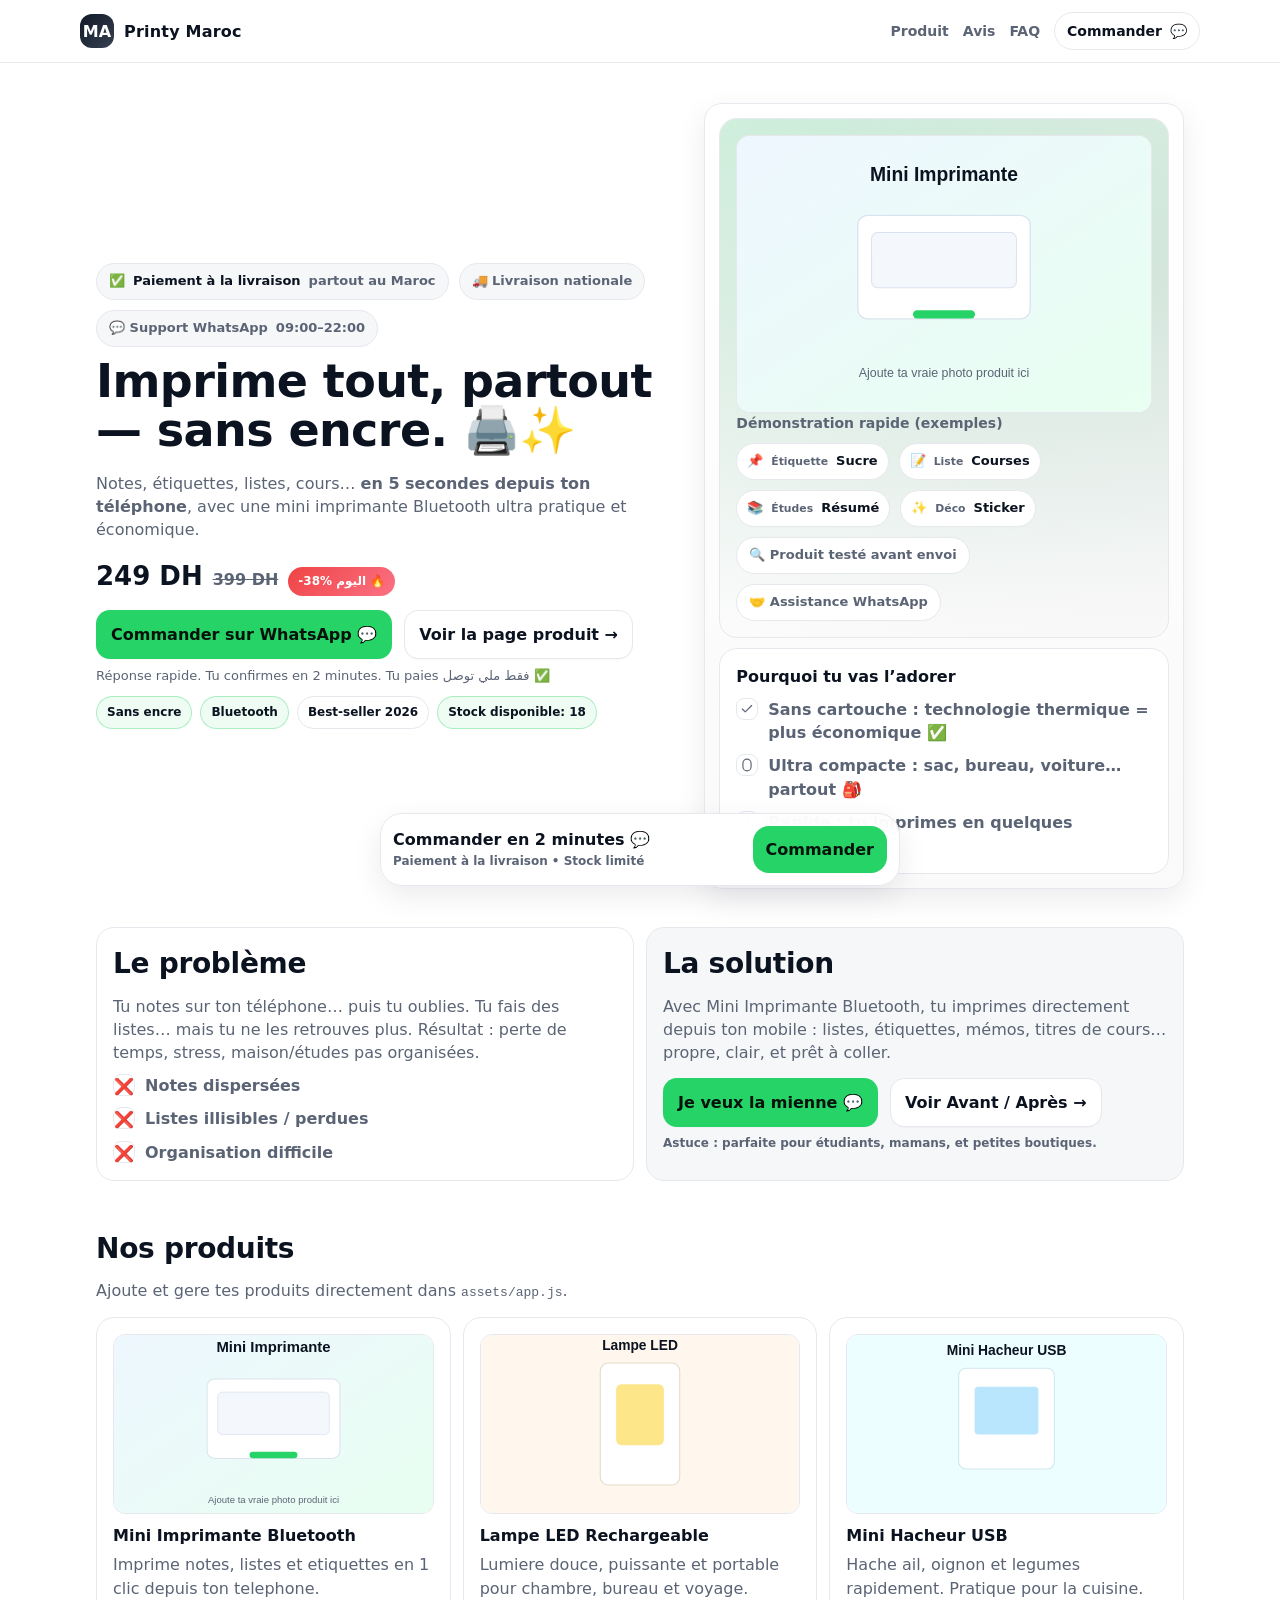
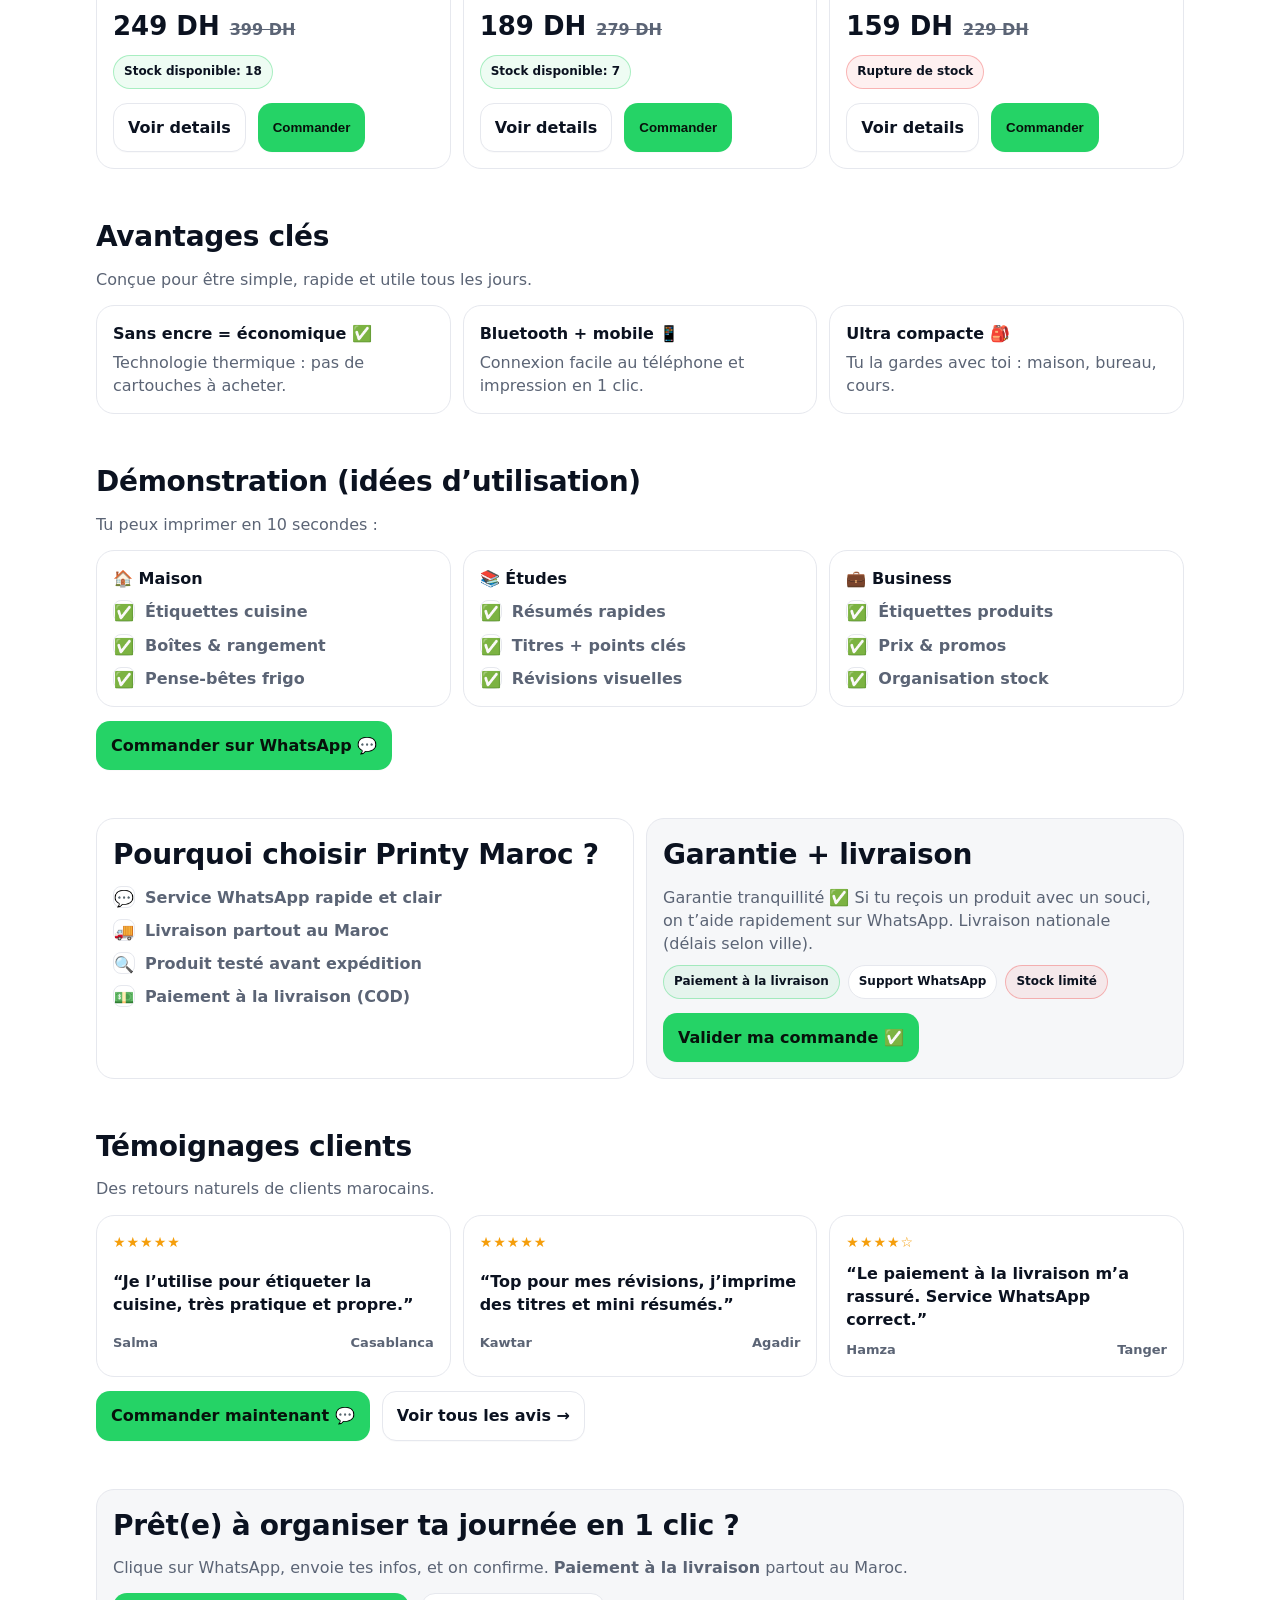
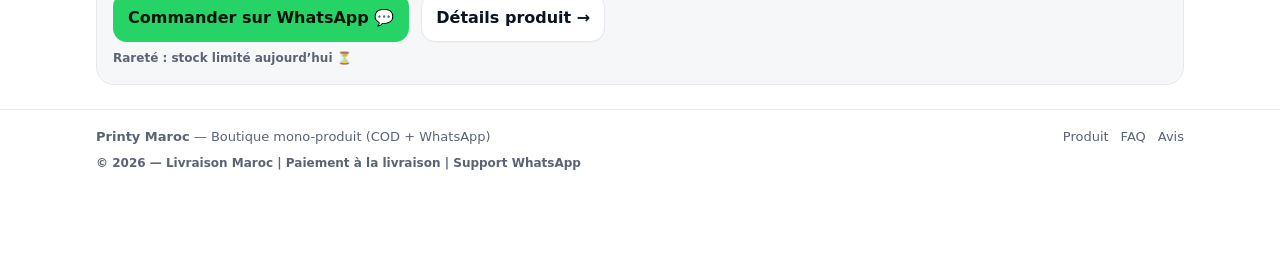
<file: index.html>
<!doctype html>
<html lang="fr-MA">
  <head>
    <meta charset="utf-8" />
    <meta name="viewport" content="width=device-width, initial-scale=1" />
    <base href="./" />
    <title>Mini Imprimante Bluetooth Sans Encre | Commande WhatsApp - Paiement à la livraison</title>
    <meta name="description" content="Mini imprimante thermique Bluetooth sans encre. Imprime notes, listes et étiquettes en 1 clic. Livraison partout au Maroc + paiement à la livraison. Commande via WhatsApp." />
    <link rel="stylesheet" href="assets/styles.css" />
  </head>
  <body>
    <header class="topbar">
      <div class="container topbar-inner">
        <a class="brand" href="index.html" aria-label="Accueil">
          <span class="brand-badge">MA</span>
          <span>Printy Maroc</span>
        </a>
        <nav class="nav" aria-label="Navigation">
          <a href="produit.html">Produit</a>
          <a href="avis.html">Avis</a>
          <a href="faq.html">FAQ</a>
          <a class="pill" href="#" data-action="open-order"><strong>Commander</strong> 💬</a>
        </nav>
      </div>
    </header>

    <main>
      <!-- HERO -->
      <section class="hero">
        <div class="container hero-grid">
          <div>
            <div class="kicker">
              <span class="pill">✅ <strong>Paiement à la livraison</strong> partout au Maroc</span>
              <span class="pill">🚚 Livraison nationale</span>
              <span class="pill">💬 Support WhatsApp <span data-bind="hours"></span></span>
            </div>

            <h1>Imprime tout, partout — sans encre. 🖨️✨</h1>
            <p class="subtitle">
              Notes, étiquettes, listes, cours… <strong>en 5 secondes depuis ton téléphone</strong>, avec une mini imprimante Bluetooth
              ultra pratique et économique.
            </p>

            <div class="pricebox" aria-label="Prix">
              <div class="price"><span data-bind="price"></span></div>
              <div class="compare"><span data-bind="compare"></span></div>
              <div class="deal"><span data-bind="offer"></span></div>
            </div>

            <div class="cta-row">
              <a class="btn btn-primary" href="#" data-action="open-order">Commander sur WhatsApp 💬</a>
              <a class="btn btn-secondary" href="produit.html">Voir la page produit →</a>
            </div>
            <div class="micro">Réponse rapide. Tu confirmes en 2 minutes. Tu paies فقط ملي توصل ✅</div>

            <div class="badge-line" aria-label="Badges confiance">
              <span class="badge green">Sans encre</span>
              <span class="badge green">Bluetooth</span>
              <span class="badge">Best-seller 2026</span>
              <span class="badge red" data-stock-badge data-bind="stockText">Stock limité</span>
            </div>
          </div>

          <div class="hero-card" aria-label="Aperçu produit">
            <div class="hero-media">
              <div class="media-frame">
                <img class="hero-image" data-bind="heroImage" src="assets/images/imprimante-1.svg" alt="Produit en vedette" />
                <div class="product-shot">
                  <div class="shot-title">Démonstration rapide (exemples)</div>
                  <div class="shot-row">
                    <span class="tag">📌 <small>Étiquette</small> Sucre</span>
                    <span class="tag">📝 <small>Liste</small> Courses</span>
                    <span class="tag">📚 <small>Études</small> Résumé</span>
                    <span class="tag">✨ <small>Déco</small> Sticker</span>
                  </div>
                </div>
                <div class="trustrow">
                  <span class="pill">🔍 Produit testé avant envoi</span>
                  <span class="pill">🤝 Assistance WhatsApp</span>
                </div>
              </div>

              <div class="card white">
                <h3>Pourquoi tu vas l’adorer</h3>
                <ul class="bullets">
                  <li>
                    <span class="icon" aria-hidden="true">
                      <svg viewBox="0 0 24 24" fill="none"><path d="M20 6L9 17l-5-5" stroke="currentColor" stroke-width="2" stroke-linecap="round" stroke-linejoin="round"/></svg>
                    </span>
                    Sans cartouche : technologie thermique = plus économique ✅
                  </li>
                  <li>
                    <span class="icon" aria-hidden="true">
                      <svg viewBox="0 0 24 24" fill="none"><path d="M12 2a7 7 0 0 0-7 7v6a7 7 0 0 0 14 0V9a7 7 0 0 0-7-7Z" stroke="currentColor" stroke-width="2"/></svg>
                    </span>
                    Ultra compacte : sac, bureau, voiture… partout 🎒
                  </li>
                  <li>
                    <span class="icon" aria-hidden="true">
                      <svg viewBox="0 0 24 24" fill="none"><path d="M12 6v6l4 2" stroke="currentColor" stroke-width="2" stroke-linecap="round"/></svg>
                    </span>
                    Rapide : tu imprimes en quelques secondes ⚡
                  </li>
                </ul>
              </div>
            </div>
          </div>
        </div>
      </section>

      <!-- PROBLÈME / SOLUTION -->
      <section class="section">
        <div class="container split">
          <div class="card white">
            <h2>Le problème</h2>
            <p>
              Tu notes sur ton téléphone… puis tu oublies. Tu fais des listes… mais tu ne les retrouves plus.
              Résultat : perte de temps, stress, maison/études pas organisées.
            </p>
            <ul class="bullets">
              <li><span class="icon" aria-hidden="true">❌</span> Notes dispersées</li>
              <li><span class="icon" aria-hidden="true">❌</span> Listes illisibles / perdues</li>
              <li><span class="icon" aria-hidden="true">❌</span> Organisation difficile</li>
            </ul>
          </div>
          <div class="card">
            <h2>La solution</h2>
            <p>
              Avec <span data-bind="shortName"></span>, tu imprimes directement depuis ton mobile : listes, étiquettes,
              mémos, titres de cours… propre, clair, et prêt à coller.
            </p>
            <div class="cta-row">
              <a class="btn btn-primary" href="#" data-action="open-order">Je veux la mienne 💬</a>
              <a class="btn btn-secondary" href="produit.html#avant-apres">Voir Avant / Après →</a>
            </div>
            <div class="note">Astuce : parfaite pour étudiants, mamans, et petites boutiques.</div>
          </div>
        </div>
      </section>

      <section class="section">
        <div class="container">
          <h2>Nos produits</h2>
          <p>Ajoute et gere tes produits directement dans <code>assets/app.js</code>.</p>
          <div id="productList" class="cards"></div>
        </div>
      </section>

      <!-- AVANTAGES CLÉS -->
      <section class="section">
        <div class="container">
          <h2>Avantages clés</h2>
          <p>Conçue pour être simple, rapide et utile tous les jours.</p>
          <div class="cards">
            <div class="card white">
              <h3>Sans encre = économique ✅</h3>
              <p>Technologie thermique : pas de cartouches à acheter.</p>
            </div>
            <div class="card white">
              <h3>Bluetooth + mobile 📱</h3>
              <p>Connexion facile au téléphone et impression en 1 clic.</p>
            </div>
            <div class="card white">
              <h3>Ultra compacte 🎒</h3>
              <p>Tu la gardes avec toi : maison, bureau, cours.</p>
            </div>
          </div>
        </div>
      </section>

      <!-- DÉMONSTRATION -->
      <section class="section">
        <div class="container">
          <h2>Démonstration (idées d’utilisation)</h2>
          <p>Tu peux imprimer en 10 secondes :</p>
          <div class="grid3" style="margin-top:14px">
            <div class="card white">
              <h3>🏠 Maison</h3>
              <ul class="bullets">
                <li><span class="icon" aria-hidden="true">✅</span> Étiquettes cuisine</li>
                <li><span class="icon" aria-hidden="true">✅</span> Boîtes & rangement</li>
                <li><span class="icon" aria-hidden="true">✅</span> Pense-bêtes frigo</li>
              </ul>
            </div>
            <div class="card white">
              <h3>📚 Études</h3>
              <ul class="bullets">
                <li><span class="icon" aria-hidden="true">✅</span> Résumés rapides</li>
                <li><span class="icon" aria-hidden="true">✅</span> Titres + points clés</li>
                <li><span class="icon" aria-hidden="true">✅</span> Révisions visuelles</li>
              </ul>
            </div>
            <div class="card white">
              <h3>💼 Business</h3>
              <ul class="bullets">
                <li><span class="icon" aria-hidden="true">✅</span> Étiquettes produits</li>
                <li><span class="icon" aria-hidden="true">✅</span> Prix & promos</li>
                <li><span class="icon" aria-hidden="true">✅</span> Organisation stock</li>
              </ul>
            </div>
          </div>
          <div class="cta-row" style="margin-top:14px">
            <a class="btn btn-primary" href="#" data-action="open-order">Commander sur WhatsApp 💬</a>
          </div>
        </div>
      </section>

      <!-- POURQUOI NOUS -->
      <section class="section">
        <div class="container split">
          <div class="card white">
            <h2>Pourquoi choisir Printy Maroc ?</h2>
            <ul class="bullets">
              <li><span class="icon" aria-hidden="true">💬</span> Service WhatsApp rapide et clair</li>
              <li><span class="icon" aria-hidden="true">🚚</span> Livraison partout au Maroc</li>
              <li><span class="icon" aria-hidden="true">🔍</span> Produit testé avant expédition</li>
              <li><span class="icon" aria-hidden="true">💵</span> Paiement à la livraison (COD)</li>
            </ul>
          </div>
          <div class="card">
            <h2>Garantie + livraison</h2>
            <p>
              Garantie tranquillité ✅ Si tu reçois un produit avec un souci, on t’aide rapidement sur WhatsApp.
              Livraison nationale (délais selon ville).
            </p>
            <div class="badge-line">
              <span class="badge green">Paiement à la livraison</span>
              <span class="badge">Support WhatsApp</span>
              <span class="badge red">Stock limité</span>
            </div>
            <div class="cta-row">
              <a class="btn btn-primary" href="#" data-action="open-order">Valider ma commande ✅</a>
            </div>
          </div>
        </div>
      </section>

      <!-- TÉMOIGNAGES -->
      <section class="section">
        <div class="container">
          <h2>Témoignages clients</h2>
          <p>Des retours naturels de clients marocains.</p>

          <div class="grid3" style="margin-top:14px">
            <div class="card white review">
              <div class="stars">★★★★★</div>
              <div class="text">“Je l’utilise pour étiqueter la cuisine, très pratique et propre.”</div>
              <div class="who"><span>Salma</span><span>Casablanca</span></div>
            </div>
            <div class="card white review">
              <div class="stars">★★★★★</div>
              <div class="text">“Top pour mes révisions, j’imprime des titres et mini résumés.”</div>
              <div class="who"><span>Kawtar</span><span>Agadir</span></div>
            </div>
            <div class="card white review">
              <div class="stars">★★★★☆</div>
              <div class="text">“Le paiement à la livraison m’a rassuré. Service WhatsApp correct.”</div>
              <div class="who"><span>Hamza</span><span>Tanger</span></div>
            </div>
          </div>

          <div class="cta-row" style="margin-top:14px">
            <a class="btn btn-primary" href="#" data-action="open-order">Commander maintenant 💬</a>
            <a class="btn btn-secondary" href="avis.html">Voir tous les avis →</a>
          </div>
        </div>
      </section>

      <!-- CTA FINAL -->
      <section class="section">
        <div class="container">
          <div class="card">
            <h2>Prêt(e) à organiser ta journée en 1 clic ?</h2>
            <p>
              Clique sur WhatsApp, envoie tes infos, et on confirme. <strong>Paiement à la livraison</strong> partout au Maroc.
            </p>
            <div class="cta-row">
              <a class="btn btn-primary" href="#" data-action="open-order">Commander sur WhatsApp 💬</a>
              <a class="btn btn-secondary" href="produit.html">Détails produit →</a>
            </div>
            <div class="note">Rareté : stock limité aujourd’hui ⏳</div>
          </div>
        </div>
      </section>
    </main>

    <footer class="footer">
      <div class="container">
        <div style="display:flex; gap:10px; flex-wrap:wrap; justify-content:space-between; align-items:center">
          <div><strong>Printy Maroc</strong> — Boutique mono-produit (COD + WhatsApp)</div>
          <div style="display:flex; gap:12px; flex-wrap:wrap">
            <a href="produit.html">Produit</a>
            <a href="faq.html">FAQ</a>
            <a href="avis.html">Avis</a>
          </div>
        </div>
        <div class="note">© <span id="y"></span> — Livraison Maroc | Paiement à la livraison | Support WhatsApp</div>
      </div>
    </footer>

    <!-- Sticky WhatsApp -->
    <div class="sticky-wa" role="region" aria-label="Commande WhatsApp">
      <div class="left">
        <div class="t">Commander en 2 minutes 💬</div>
        <div class="s">Paiement à la livraison • Stock limité</div>
      </div>
      <a class="btn btn-primary" href="#" data-action="open-order">Commander</a>
    </div>

    <!-- Modal commande -->
    <div class="modal" id="orderModal" aria-hidden="true" aria-label="Formulaire de commande WhatsApp">
      <div class="modal-card" role="dialog" aria-modal="true" aria-labelledby="orderTitle">
        <div class="modal-head">
          <strong id="orderTitle">Commande WhatsApp — paiement à la livraison ✅</strong>
          <button class="xbtn" data-action="close-order" aria-label="Fermer">✕</button>
        </div>
        <div class="modal-body">
          <div class="pill" style="margin-bottom:12px">Produit : <strong style="margin-left:6px" data-bind="productName"></strong></div>
          <form class="form" id="orderForm">
            <div class="row2">
              <label>Nom complet
                <input id="orderName" autocomplete="name" placeholder="Ex: Sara El..." required />
              </label>
              <label>Téléphone
                <input id="orderPhone" inputmode="tel" autocomplete="tel" placeholder="Ex: 06..." required />
              </label>
            </div>
            <div class="row2">
              <label>Produit
                <select id="orderProduct"></select>
              </label>
            </div>
            <div class="row2">
              <label>Ville
                <input id="orderCity" autocomplete="address-level2" placeholder="Ex: Casablanca" required />
              </label>
              <label>Quantité
                <select id="orderQty">
                  <option value="1">1</option>
                  <option value="2">2</option>
                  <option value="3">3</option>
                </select>
              </label>
            </div>
            <label>Adresse complète
              <textarea id="orderAddress" autocomplete="street-address" placeholder="Quartier, rue, immeuble, étage..." required></textarea>
            </label>
            <label>Note (optionnel)
              <input id="orderNote" placeholder="Ex: Appeler avant livraison" />
            </label>
            <button class="btn btn-primary" type="submit">Envoyer sur WhatsApp 💬</button>
            <div class="note">Tu vas être redirigé vers WhatsApp avec le message prêt. Tu paies à la réception.</div>
          </form>
        </div>
      </div>
    </div>

    <script src="assets/app.js"></script>
    <script>
      document.getElementById("y").textContent = new Date().getFullYear();
    </script>
  </body>
</html>
</file>
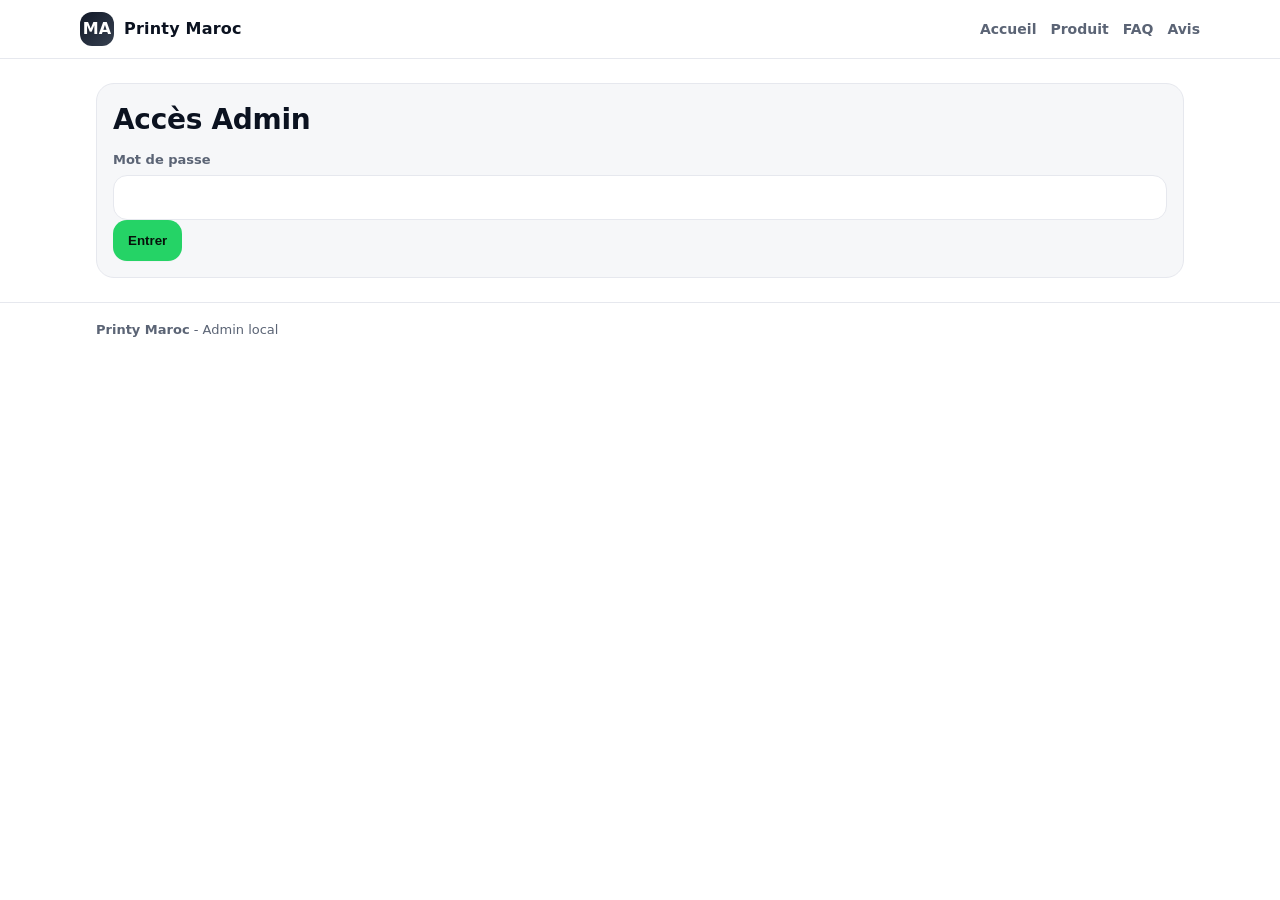
<file: admin.html>
<!doctype html>
<html lang="fr-MA">
  <head>
    <meta charset="utf-8" />
    <meta name="viewport" content="width=device-width, initial-scale=1" />
    <base href="./" />
    <title>Admin produits | Printy Maroc</title>
    <meta name="description" content="Admin local pour gerer produits, stock, prix, images et numero WhatsApp." />
    <link rel="stylesheet" href="assets/styles.css" />
  </head>
  <body>
    <header class="topbar">
      <div class="container topbar-inner">
        <a class="brand" href="index.html">
          <span class="brand-badge">MA</span>
          <span>Printy Maroc</span>
        </a>
        <nav class="nav">
          <a href="index.html">Accueil</a>
          <a href="produit.html">Produit</a>
          <a href="faq.html">FAQ</a>
          <a href="avis.html">Avis</a>
        </nav>
      </div>
    </header>

    <section class="section" id="loginSection">
      <div class="container">
        <div class="card">
          <h2>Accès Admin</h2>
          <form id="loginForm">
            <label>Mot de passe
              <input type="password" id="passwordInput" required>
            </label>
            <button type="submit" class="btn btn-primary">Entrer</button>
          </form>
        </div>
      </div>
    </section>

    <main id="adminApp" style="display:none">
      <section class="section">
        <div class="container split">
          <div class="card white">
            <h2>Parametres boutique</h2>
            <div class="form" style="margin-top:10px">
              <label>Numero WhatsApp (format 2126... sans +)
                <input id="adminWhatsapp" placeholder="2126XXXXXXXX" />
              </label>
              <label>Heures support
                <input id="adminHours" placeholder="09:00-22:00" />
              </label>
              <button id="saveSettingsBtn" class="btn btn-primary" type="button">Enregistrer parametres</button>
            </div>
            <div class="note">Ces donnees sont sauvegardees localement dans ton navigateur.</div>
          </div>

          <div class="card">
            <h2>Produit rapide</h2>
            <p>Ajoute des images dans <code>assets/images/</code> puis colle les chemins dans le champ "Images".</p>
            <div class="badge-line">
              <span class="badge green">Ajout produit</span>
              <span class="badge">Prix & promo</span>
              <span class="badge">Stock</span>
            </div>
          </div>
        </div>
      </section>

      <section class="section">
        <div class="container">
          <div class="card white">
            <h2>Ajouter / modifier produit</h2>
            <form id="adminForm" class="form" style="margin-top:12px">
              <input type="hidden" id="adminId" />
              <div class="row2">
                <label>ID produit (unique, ex: mini-imprimante)
                  <input id="pId" required />
                </label>
                <label>Nom complet
                  <input id="pName" required />
                </label>
              </div>
              <div class="row2">
                <label>Nom court
                  <input id="pShortName" required />
                </label>
                <label>Description courte
                  <input id="pDescription" />
                </label>
              </div>
              <div class="row2">
                <label>Prix (DH)
                  <input id="pPrice" type="number" min="0" required />
                </label>
                <label>Prix barre (DH)
                  <input id="pCompare" type="number" min="0" />
                </label>
              </div>
              <div class="row2">
                <label>Label promo
                  <input id="pOffer" placeholder="-35% promo" />
                </label>
                <label>Stock
                  <input id="pStock" type="number" min="0" required />
                </label>
              </div>
              <label>Images (une ligne par image)
                <textarea id="pImages" placeholder="assets/images/ton-image-1.jpg&#10;assets/images/ton-image-2.jpg"></textarea>
              </label>
              <label style="display:flex; align-items:center; gap:8px; color:var(--text)">
                <input id="pFeatured" type="checkbox" style="width:auto" />
                Definir comme produit principal
              </label>
              <div class="cta-row">
                <button id="saveBtn" class="btn btn-primary" type="submit">Ajouter produit</button>
                <button id="resetBtn" class="btn btn-secondary" type="button">Vider formulaire</button>
                <button id="restoreDefaultsBtn" class="btn btn-secondary" type="button">Restaurer defaut</button>
              </div>
            </form>
          </div>
        </div>
      </section>

      <section class="section">
        <div class="container">
          <h2>Produits existants</h2>
          <div id="adminProductList" class="cards" style="margin-top:12px"></div>
        </div>
      </section>

      <section class="section">
        <div class="container">
          <div class="card">
            <h2>Export JSON (copie de sauvegarde)</h2>
            <textarea id="rawExport" readonly></textarea>
          </div>
        </div>
      </section>
    </main>

    <footer class="footer">
      <div class="container">
        <div><strong>Printy Maroc</strong> - Admin local</div>
      </div>
    </footer>

    <script src="assets/app.js"></script>
  </body>
</html>
</file>
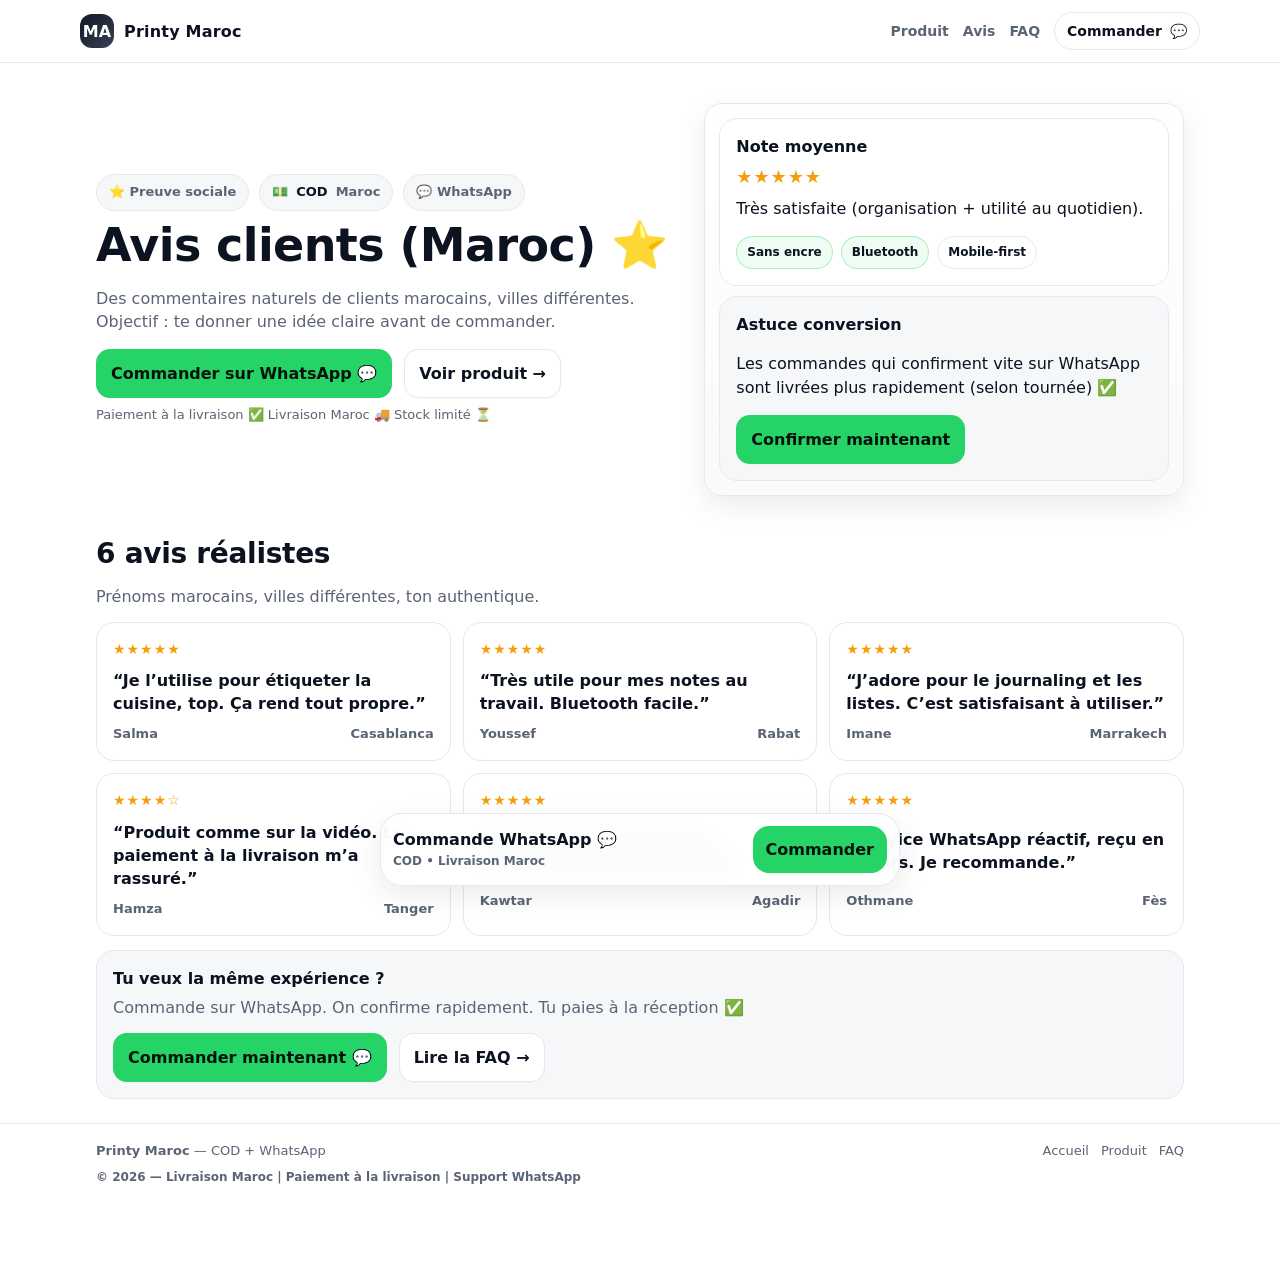
<file: avis.html>
<!doctype html>
<html lang="fr-MA">
  <head>
    <meta charset="utf-8" />
    <meta name="viewport" content="width=device-width, initial-scale=1" />
    <title>Avis clients | Maroc</title>
    <meta name="description" content="Avis clients marocains réalistes: prénoms, villes différentes, commentaires naturels. Commande via WhatsApp avec paiement à la livraison." />
    <link rel="stylesheet" href="assets/styles.css" />
  </head>
  <body>
    <header class="topbar">
      <div class="container topbar-inner">
        <a class="brand" href="index.html" aria-label="Accueil">
          <span class="brand-badge">MA</span>
          <span>Printy Maroc</span>
        </a>
        <nav class="nav" aria-label="Navigation">
          <a href="produit.html">Produit</a>
          <a href="avis.html" aria-current="page">Avis</a>
          <a href="faq.html">FAQ</a>
          <a class="pill" href="#" data-action="open-order"><strong>Commander</strong> 💬</a>
        </nav>
      </div>
    </header>

    <main>
      <section class="hero">
        <div class="container hero-grid">
          <div>
            <div class="kicker">
              <span class="pill">⭐ Preuve sociale</span>
              <span class="pill">💵 <strong>COD</strong> Maroc</span>
              <span class="pill">💬 WhatsApp</span>
            </div>
            <h1>Avis clients (Maroc) ⭐</h1>
            <p class="subtitle">
              Des commentaires naturels de clients marocains, villes différentes. Objectif : te donner une idée claire avant de commander.
            </p>
            <div class="cta-row">
              <a class="btn btn-primary" href="#" data-action="open-order">Commander sur WhatsApp 💬</a>
              <a class="btn btn-secondary" href="produit.html">Voir produit →</a>
            </div>
            <div class="micro">Paiement à la livraison ✅ Livraison Maroc 🚚 Stock limité ⏳</div>
          </div>
          <div class="hero-card">
            <div class="hero-media">
              <div class="card white">
                <h3>Note moyenne</h3>
                <div class="stars" style="font-size:18px">★★★★★</div>
                <p style="margin-top:6px">Très satisfaite (organisation + utilité au quotidien).</p>
                <div class="badge-line">
                  <span class="badge green">Sans encre</span>
                  <span class="badge green">Bluetooth</span>
                  <span class="badge">Mobile-first</span>
                </div>
              </div>
              <div class="card">
                <h3>Astuce conversion</h3>
                <p>Les commandes qui confirment vite sur WhatsApp sont livrées plus rapidement (selon tournée) ✅</p>
                <div class="cta-row" style="margin-top:12px">
                  <a class="btn btn-primary" href="#" data-action="open-order">Confirmer maintenant</a>
                </div>
              </div>
            </div>
          </div>
        </div>
      </section>

      <section class="section">
        <div class="container">
          <h2>6 avis réalistes</h2>
          <p>Prénoms marocains, villes différentes, ton authentique.</p>

          <div class="grid3" style="margin-top:14px">
            <div class="card white review">
              <div class="stars">★★★★★</div>
              <div class="text">“Je l’utilise pour étiqueter la cuisine, top. Ça rend tout propre.”</div>
              <div class="who"><span>Salma</span><span>Casablanca</span></div>
            </div>
            <div class="card white review">
              <div class="stars">★★★★★</div>
              <div class="text">“Très utile pour mes notes au travail. Bluetooth facile.”</div>
              <div class="who"><span>Youssef</span><span>Rabat</span></div>
            </div>
            <div class="card white review">
              <div class="stars">★★★★★</div>
              <div class="text">“J’adore pour le journaling et les listes. C’est satisfaisant à utiliser.”</div>
              <div class="who"><span>Imane</span><span>Marrakech</span></div>
            </div>
            <div class="card white review">
              <div class="stars">★★★★☆</div>
              <div class="text">“Produit comme sur la vidéo. Le paiement à la livraison m’a rassuré.”</div>
              <div class="who"><span>Hamza</span><span>Tanger</span></div>
            </div>
            <div class="card white review">
              <div class="stars">★★★★★</div>
              <div class="text">“Très utile pour les cours, j’imprime des mini résumés.”</div>
              <div class="who"><span>Kawtar</span><span>Agadir</span></div>
            </div>
            <div class="card white review">
              <div class="stars">★★★★★</div>
              <div class="text">“Service WhatsApp réactif, reçu en 2 jours. Je recommande.”</div>
              <div class="who"><span>Othmane</span><span>Fès</span></div>
            </div>
          </div>

          <div class="card" style="margin-top:14px">
            <h3>Tu veux la même expérience ?</h3>
            <p>Commande sur WhatsApp. On confirme rapidement. Tu paies à la réception ✅</p>
            <div class="cta-row">
              <a class="btn btn-primary" href="#" data-action="open-order">Commander maintenant 💬</a>
              <a class="btn btn-secondary" href="faq.html">Lire la FAQ →</a>
            </div>
          </div>
        </div>
      </section>
    </main>

    <footer class="footer">
      <div class="container">
        <div style="display:flex; gap:10px; flex-wrap:wrap; justify-content:space-between; align-items:center">
          <div><strong>Printy Maroc</strong> — COD + WhatsApp</div>
          <div style="display:flex; gap:12px; flex-wrap:wrap">
            <a href="index.html">Accueil</a>
            <a href="produit.html">Produit</a>
            <a href="faq.html">FAQ</a>
          </div>
        </div>
        <div class="note">© <span id="y"></span> — Livraison Maroc | Paiement à la livraison | Support WhatsApp</div>
      </div>
    </footer>

    <div class="sticky-wa" role="region" aria-label="Commande WhatsApp">
      <div class="left">
        <div class="t">Commande WhatsApp 💬</div>
        <div class="s">COD • Livraison Maroc</div>
      </div>
      <a class="btn btn-primary" href="#" data-action="open-order">Commander</a>
    </div>

    <div class="modal" id="orderModal" aria-hidden="true" aria-label="Formulaire de commande WhatsApp">
      <div class="modal-card" role="dialog" aria-modal="true" aria-labelledby="orderTitle">
        <div class="modal-head">
          <strong id="orderTitle">Commande WhatsApp — paiement à la livraison ✅</strong>
          <button class="xbtn" data-action="close-order" aria-label="Fermer">✕</button>
        </div>
        <div class="modal-body">
          <div class="pill" style="margin-bottom:12px">Produit : <strong style="margin-left:6px" data-bind="productName"></strong></div>
          <form class="form" id="orderForm">
            <div class="row2">
              <label>Nom complet
                <input id="orderName" autocomplete="name" placeholder="Ex: Sara El..." required />
              </label>
              <label>Téléphone
                <input id="orderPhone" inputmode="tel" autocomplete="tel" placeholder="Ex: 06..." required />
              </label>
            </div>
            <div class="row2">
              <label>Produit
                <select id="orderProduct"></select>
              </label>
            </div>
            <div class="row2">
              <label>Ville
                <input id="orderCity" autocomplete="address-level2" placeholder="Ex: Casablanca" required />
              </label>
              <label>Quantité
                <select id="orderQty">
                  <option value="1">1</option>
                  <option value="2">2</option>
                  <option value="3">3</option>
                </select>
              </label>
            </div>
            <label>Adresse complète
              <textarea id="orderAddress" autocomplete="street-address" placeholder="Quartier, rue, immeuble, étage..." required></textarea>
            </label>
            <label>Note (optionnel)
              <input id="orderNote" placeholder="Ex: Appeler avant livraison" />
            </label>
            <button class="btn btn-primary" type="submit">Envoyer sur WhatsApp 💬</button>
            <div class="note">Tu vas être redirigé vers WhatsApp avec le message prêt. Tu paies à la réception.</div>
          </form>
        </div>
      </div>
    </div>

    <script src="assets/app.js"></script>
    <script>
      document.getElementById("y").textContent = new Date().getFullYear();
    </script>
  </body>
</html>
</file>
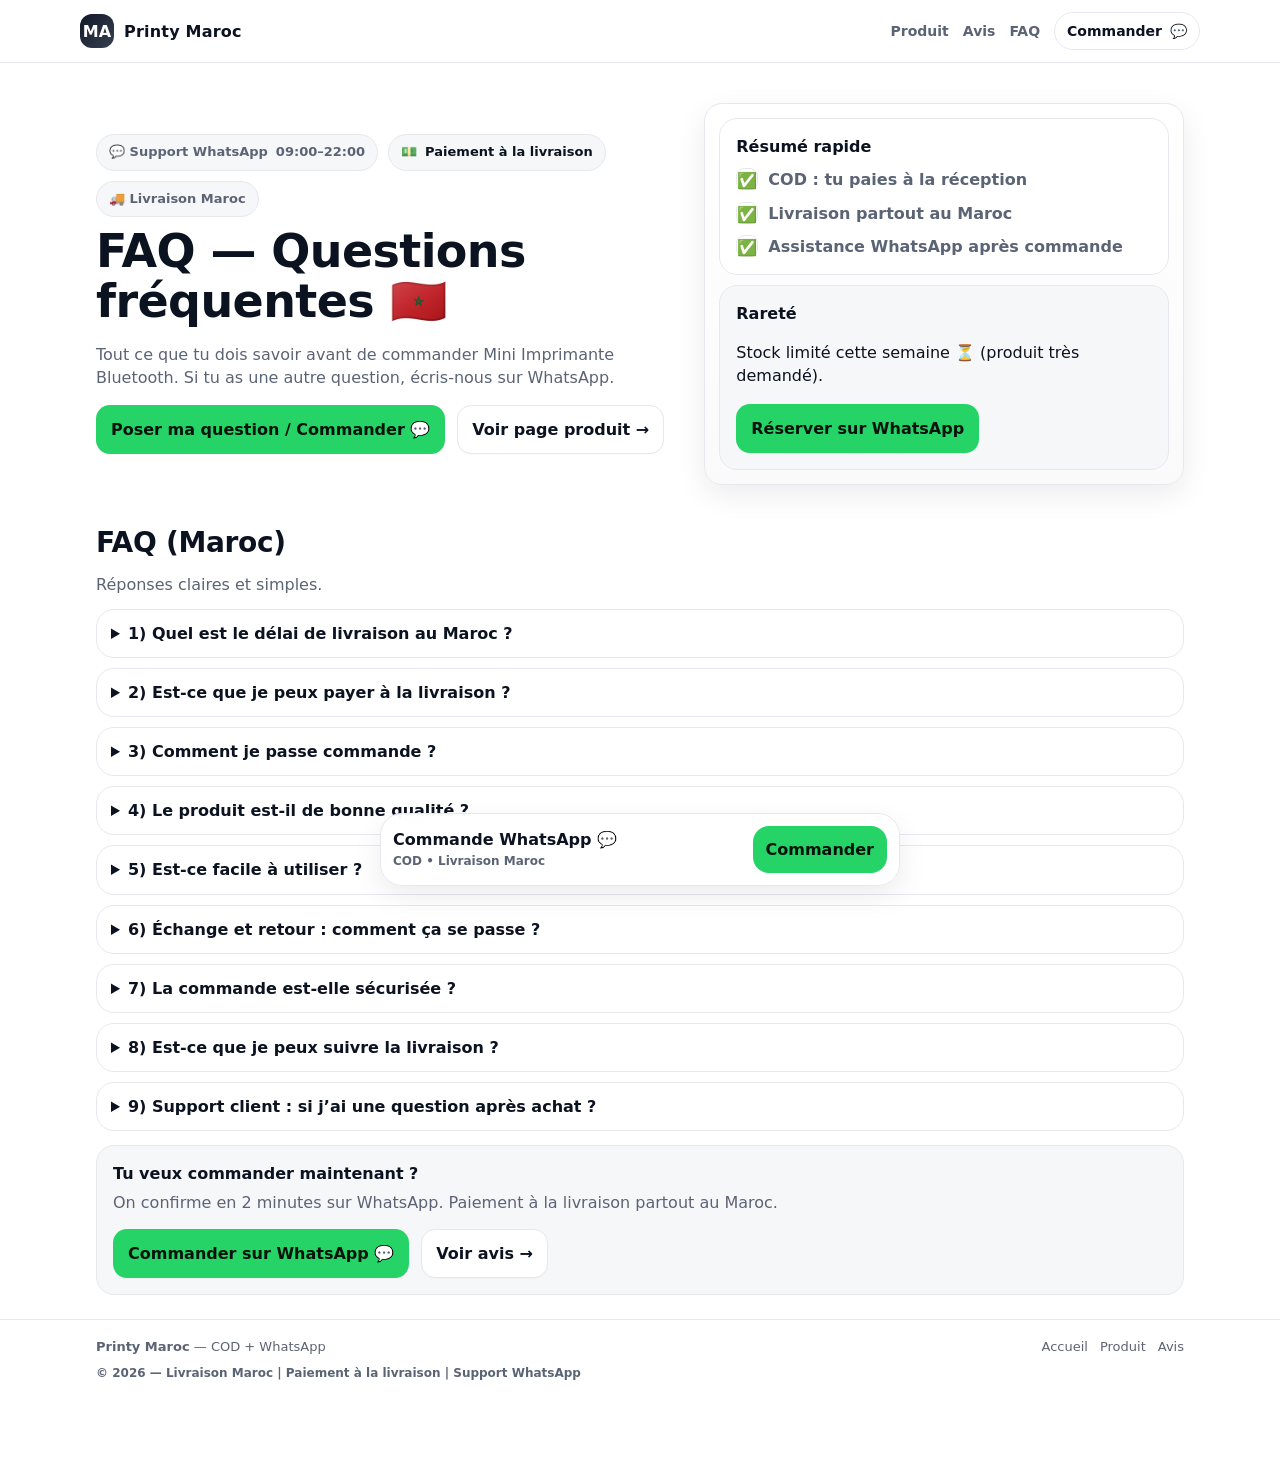
<file: faq.html>
<!doctype html>
<html lang="fr-MA">
  <head>
    <meta charset="utf-8" />
    <meta name="viewport" content="width=device-width, initial-scale=1" />
    <title>FAQ | Livraison Maroc + Paiement à la livraison</title>
    <meta name="description" content="FAQ Maroc: délai de livraison, paiement à la livraison, échange/retour, qualité, commande WhatsApp, support client, sécurité et suivi." />
    <link rel="stylesheet" href="assets/styles.css" />
  </head>
  <body>
    <header class="topbar">
      <div class="container topbar-inner">
        <a class="brand" href="index.html" aria-label="Accueil">
          <span class="brand-badge">MA</span>
          <span>Printy Maroc</span>
        </a>
        <nav class="nav" aria-label="Navigation">
          <a href="produit.html">Produit</a>
          <a href="avis.html">Avis</a>
          <a href="faq.html" aria-current="page">FAQ</a>
          <a class="pill" href="#" data-action="open-order"><strong>Commander</strong> 💬</a>
        </nav>
      </div>
    </header>

    <main>
      <section class="hero">
        <div class="container hero-grid">
          <div>
            <div class="kicker">
              <span class="pill">💬 Support WhatsApp <span data-bind="hours"></span></span>
              <span class="pill">💵 <strong>Paiement à la livraison</strong></span>
              <span class="pill">🚚 Livraison Maroc</span>
            </div>
            <h1>FAQ — Questions fréquentes 🇲🇦</h1>
            <p class="subtitle">
              Tout ce que tu dois savoir avant de commander <span data-bind="shortName"></span>. Si tu as une autre question,
              écris-nous sur WhatsApp.
            </p>
            <div class="cta-row">
              <a class="btn btn-primary" href="#" data-action="open-order">Poser ma question / Commander 💬</a>
              <a class="btn btn-secondary" href="produit.html">Voir page produit →</a>
            </div>
          </div>

          <div class="hero-card">
            <div class="hero-media">
              <div class="card white">
                <h3>Résumé rapide</h3>
                <ul class="bullets">
                  <li><span class="icon" aria-hidden="true">✅</span> COD : tu paies à la réception</li>
                  <li><span class="icon" aria-hidden="true">✅</span> Livraison partout au Maroc</li>
                  <li><span class="icon" aria-hidden="true">✅</span> Assistance WhatsApp après commande</li>
                </ul>
              </div>
              <div class="card">
                <h3>Rareté</h3>
                <p>Stock limité cette semaine ⏳ (produit très demandé).</p>
                <div class="cta-row" style="margin-top:12px">
                  <a class="btn btn-primary" href="#" data-action="open-order">Réserver sur WhatsApp</a>
                </div>
              </div>
            </div>
          </div>
        </div>
      </section>

      <section class="section">
        <div class="container">
          <h2>FAQ (Maroc)</h2>
          <p>Réponses claires et simples.</p>

          <div class="faq">
            <details>
              <summary>1) Quel est le délai de livraison au Maroc ?</summary>
              <p>En général <strong>24–72h</strong> selon la ville. Pour certaines zones éloignées, ça peut prendre un peu plus.</p>
            </details>
            <details>
              <summary>2) Est-ce que je peux payer à la livraison ?</summary>
              <p>Oui ✅ <strong>paiement à la livraison (COD)</strong>. Tu paies seulement quand tu reçois la commande.</p>
            </details>
            <details>
              <summary>3) Comment je passe commande ?</summary>
              <p>Clique sur <strong>Commander sur WhatsApp</strong>, envoie : Nom + Ville + Adresse + Téléphone + Quantité. On confirme avec toi.</p>
            </details>
            <details>
              <summary>4) Le produit est-il de bonne qualité ?</summary>
              <p>Oui, on sélectionne des modèles pratiques et on fait un contrôle avant expédition (selon disponibilité).</p>
            </details>
            <details>
              <summary>5) Est-ce facile à utiliser ?</summary>
              <p>Oui. Tu connectes en Bluetooth au téléphone et tu imprimes tes notes/étiquettes en quelques secondes.</p>
            </details>
            <details>
              <summary>6) Échange et retour : comment ça se passe ?</summary>
              <p>Si tu as un souci à la réception, contacte-nous sur WhatsApp. On propose une solution (échange/assistance) selon le cas.</p>
            </details>
            <details>
              <summary>7) La commande est-elle sécurisée ?</summary>
              <p>Oui. Tu confirmes sur WhatsApp et tu paies à la réception. Zéro paiement en avance pour COD ✅</p>
            </details>
            <details>
              <summary>8) Est-ce que je peux suivre la livraison ?</summary>
              <p>Oui. Dès l’expédition, on te donne les infos utiles pour le suivi et la livraison.</p>
            </details>
            <details>
              <summary>9) Support client : si j’ai une question après achat ?</summary>
              <p>On reste disponible sur WhatsApp. Objectif : réponse rapide et solution claire 🤝</p>
            </details>
          </div>

          <div class="card" style="margin-top:14px">
            <h3>Tu veux commander maintenant ?</h3>
            <p>On confirme en 2 minutes sur WhatsApp. Paiement à la livraison partout au Maroc.</p>
            <div class="cta-row">
              <a class="btn btn-primary" href="#" data-action="open-order">Commander sur WhatsApp 💬</a>
              <a class="btn btn-secondary" href="avis.html">Voir avis →</a>
            </div>
          </div>
        </div>
      </section>
    </main>

    <footer class="footer">
      <div class="container">
        <div style="display:flex; gap:10px; flex-wrap:wrap; justify-content:space-between; align-items:center">
          <div><strong>Printy Maroc</strong> — COD + WhatsApp</div>
          <div style="display:flex; gap:12px; flex-wrap:wrap">
            <a href="index.html">Accueil</a>
            <a href="produit.html">Produit</a>
            <a href="avis.html">Avis</a>
          </div>
        </div>
        <div class="note">© <span id="y"></span> — Livraison Maroc | Paiement à la livraison | Support WhatsApp</div>
      </div>
    </footer>

    <div class="sticky-wa" role="region" aria-label="Commande WhatsApp">
      <div class="left">
        <div class="t">Commande WhatsApp 💬</div>
        <div class="s">COD • Livraison Maroc</div>
      </div>
      <a class="btn btn-primary" href="#" data-action="open-order">Commander</a>
    </div>

    <div class="modal" id="orderModal" aria-hidden="true" aria-label="Formulaire de commande WhatsApp">
      <div class="modal-card" role="dialog" aria-modal="true" aria-labelledby="orderTitle">
        <div class="modal-head">
          <strong id="orderTitle">Commande WhatsApp — paiement à la livraison ✅</strong>
          <button class="xbtn" data-action="close-order" aria-label="Fermer">✕</button>
        </div>
        <div class="modal-body">
          <div class="pill" style="margin-bottom:12px">Produit : <strong style="margin-left:6px" data-bind="productName"></strong></div>
          <form class="form" id="orderForm">
            <div class="row2">
              <label>Nom complet
                <input id="orderName" autocomplete="name" placeholder="Ex: Sara El..." required />
              </label>
              <label>Téléphone
                <input id="orderPhone" inputmode="tel" autocomplete="tel" placeholder="Ex: 06..." required />
              </label>
            </div>
            <div class="row2">
              <label>Produit
                <select id="orderProduct"></select>
              </label>
            </div>
            <div class="row2">
              <label>Ville
                <input id="orderCity" autocomplete="address-level2" placeholder="Ex: Casablanca" required />
              </label>
              <label>Quantité
                <select id="orderQty">
                  <option value="1">1</option>
                  <option value="2">2</option>
                  <option value="3">3</option>
                </select>
              </label>
            </div>
            <label>Adresse complète
              <textarea id="orderAddress" autocomplete="street-address" placeholder="Quartier, rue, immeuble, étage..." required></textarea>
            </label>
            <label>Note (optionnel)
              <input id="orderNote" placeholder="Ex: Appeler avant livraison" />
            </label>
            <button class="btn btn-primary" type="submit">Envoyer sur WhatsApp 💬</button>
            <div class="note">Tu vas être redirigé vers WhatsApp avec le message prêt. Tu paies à la réception.</div>
          </form>
        </div>
      </div>
    </div>

    <script src="assets/app.js"></script>
    <script>
      document.getElementById("y").textContent = new Date().getFullYear();
    </script>
  </body>
</html>
</file>
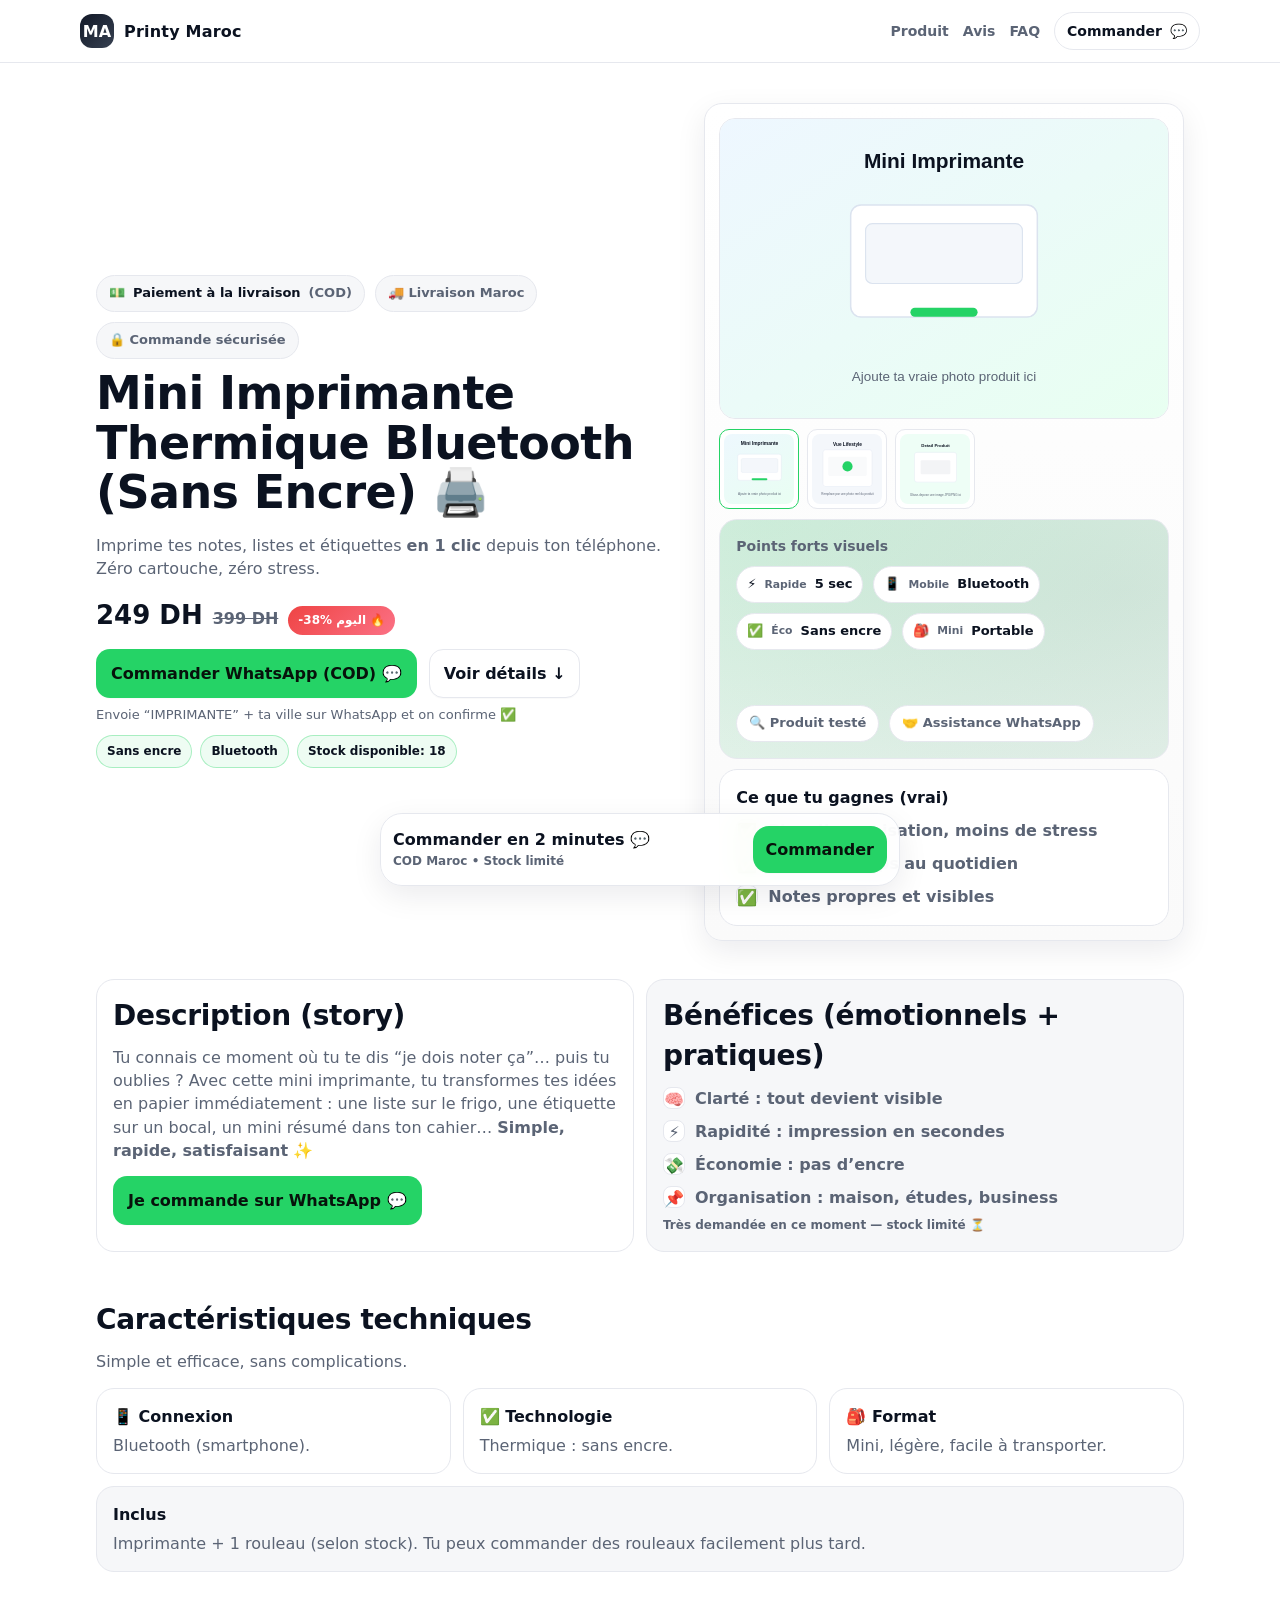
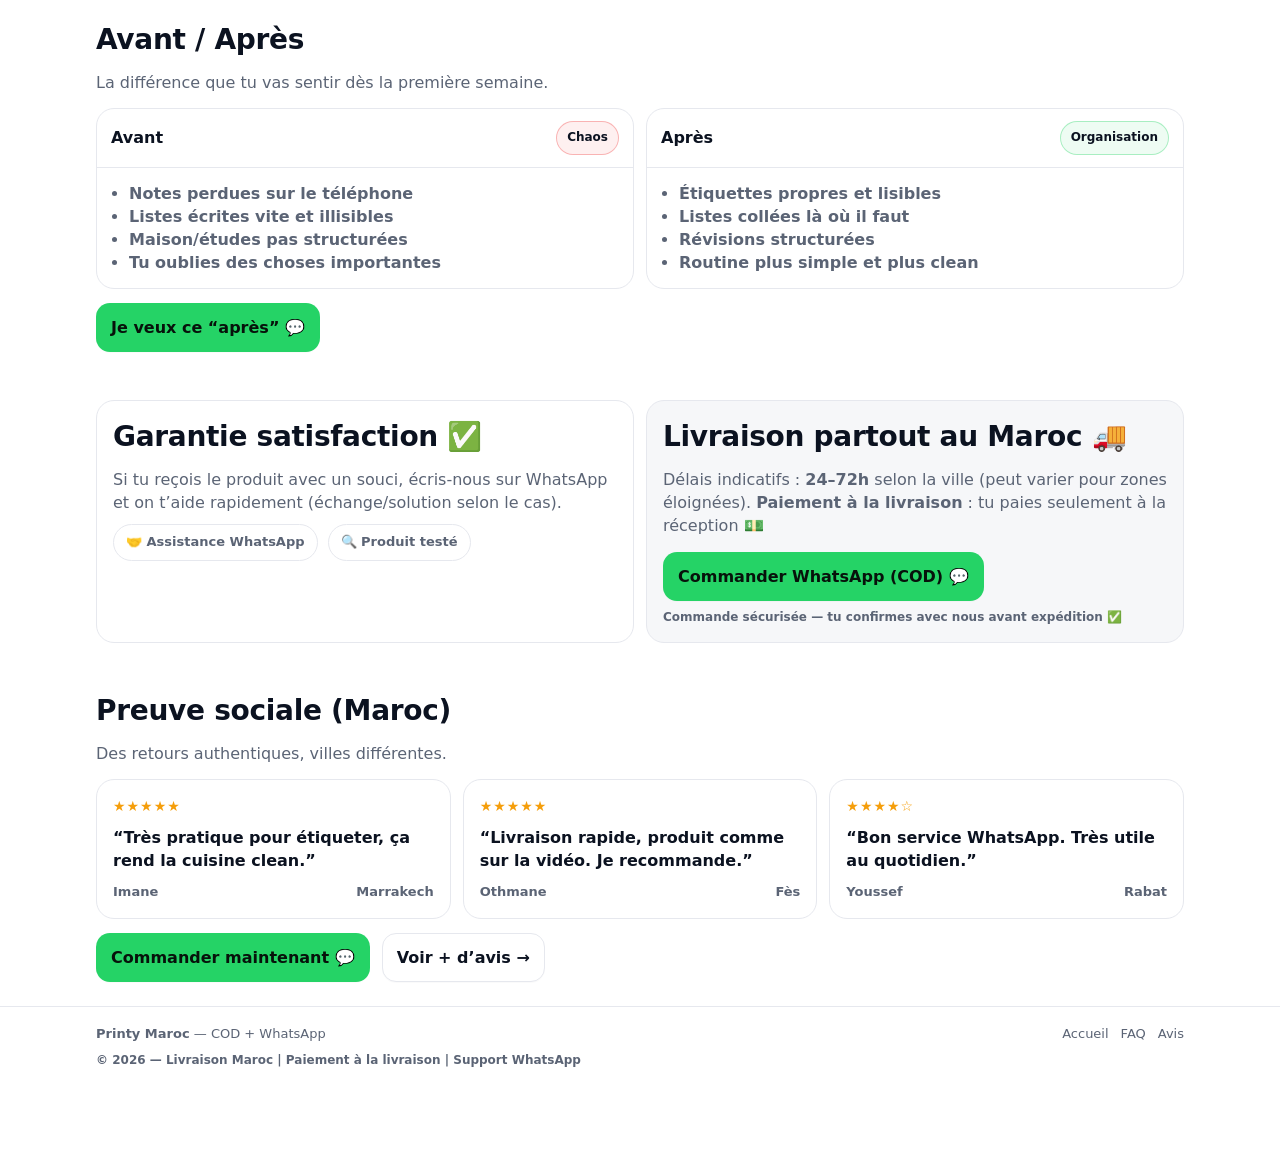
<file: produit.html>
<!doctype html>
<html lang="fr-MA">
  <head>
    <meta charset="utf-8" />
    <meta name="viewport" content="width=device-width, initial-scale=1" />
    <base href="./" />
    <title>Produit | Mini Imprimante Bluetooth Sans Encre</title>
    <meta name="description" content="Page produit ultra conversion: mini imprimante thermique Bluetooth sans encre. Livraison partout au Maroc + paiement à la livraison. Commande WhatsApp." />
    <link rel="stylesheet" href="assets/styles.css" />
  </head>
  <body>
    <header class="topbar">
      <div class="container topbar-inner">
        <a class="brand" href="index.html" aria-label="Accueil">
          <span class="brand-badge">MA</span>
          <span>Printy Maroc</span>
        </a>
        <nav class="nav" aria-label="Navigation">
          <a href="produit.html" aria-current="page">Produit</a>
          <a href="avis.html">Avis</a>
          <a href="faq.html">FAQ</a>
          <a class="pill" href="#" data-action="open-order"><strong>Commander</strong> 💬</a>
        </nav>
      </div>
    </header>

    <main>
      <section class="hero">
        <div class="container hero-grid">
          <div>
            <div class="kicker">
              <span class="pill">💵 <strong>Paiement à la livraison</strong> (COD)</span>
              <span class="pill">🚚 Livraison Maroc</span>
              <span class="pill">🔒 Commande sécurisée</span>
            </div>

            <h1><span data-bind="productName"></span> 🖨️</h1>
            <p class="subtitle">
              Imprime tes notes, listes et étiquettes <strong>en 1 clic</strong> depuis ton téléphone. Zéro cartouche, zéro stress.
            </p>

            <div class="pricebox">
              <div class="price"><span data-bind="price"></span></div>
              <div class="compare"><span data-bind="compare"></span></div>
              <div class="deal"><span data-bind="offer"></span></div>
            </div>

            <div class="cta-row">
              <a class="btn btn-primary" href="#" data-action="open-order">Commander WhatsApp (COD) 💬</a>
              <a class="btn btn-secondary" href="#details">Voir détails ↓</a>
            </div>
            <div class="micro">Envoie “IMPRIMANTE” + ta ville sur WhatsApp et on confirme ✅</div>

            <div class="badge-line">
              <span class="badge green">Sans encre</span>
              <span class="badge green">Bluetooth</span>
              <span class="badge red" data-stock-badge data-bind="stockText">Stock limité</span>
            </div>
          </div>

          <div class="hero-card">
            <div class="hero-media">
              <div class="gallery">
                <img id="mainProductImage" class="gallery-main" src="assets/images/imprimante-1.svg" alt="Image produit" />
                <div id="galleryThumbs" class="gallery-thumbs"></div>
              </div>
              <div class="media-frame">
                <div class="product-shot">
                  <div class="shot-title">Points forts visuels</div>
                  <div class="shot-row">
                    <span class="tag">⚡ <small>Rapide</small> 5 sec</span>
                    <span class="tag">📱 <small>Mobile</small> Bluetooth</span>
                    <span class="tag">✅ <small>Éco</small> Sans encre</span>
                    <span class="tag">🎒 <small>Mini</small> Portable</span>
                  </div>
                </div>
                <div class="trustrow">
                  <span class="pill">🔍 Produit testé</span>
                  <span class="pill">🤝 Assistance WhatsApp</span>
                </div>
              </div>

              <div class="card white">
                <h3>Ce que tu gagnes (vrai)</h3>
                <ul class="bullets">
                  <li><span class="icon" aria-hidden="true">✅</span> Plus d’organisation, moins de stress</li>
                  <li><span class="icon" aria-hidden="true">✅</span> Gain de temps au quotidien</li>
                  <li><span class="icon" aria-hidden="true">✅</span> Notes propres et visibles</li>
                </ul>
              </div>
            </div>
          </div>
        </div>
      </section>

      <!-- Storytelling -->
      <section class="section" id="details">
        <div class="container split">
          <div class="card white">
            <h2>Description (story)</h2>
            <p>
              Tu connais ce moment où tu te dis “je dois noter ça”… puis tu oublies ? Avec cette mini imprimante,
              tu transformes tes idées en papier immédiatement : une liste sur le frigo, une étiquette sur un bocal,
              un mini résumé dans ton cahier… <strong>Simple, rapide, satisfaisant</strong> ✨
            </p>
            <div class="cta-row">
              <a class="btn btn-primary" href="#" data-action="open-order">Je commande sur WhatsApp 💬</a>
            </div>
          </div>
          <div class="card">
            <h2>Bénéfices (émotionnels + pratiques)</h2>
            <ul class="bullets">
              <li><span class="icon" aria-hidden="true">🧠</span> Clarté : tout devient visible</li>
              <li><span class="icon" aria-hidden="true">⚡</span> Rapidité : impression en secondes</li>
              <li><span class="icon" aria-hidden="true">💸</span> Économie : pas d’encre</li>
              <li><span class="icon" aria-hidden="true">📌</span> Organisation : maison, études, business</li>
            </ul>
            <div class="note">Très demandée en ce moment — stock limité ⏳</div>
          </div>
        </div>
      </section>

      <!-- Caractéristiques -->
      <section class="section">
        <div class="container">
          <h2>Caractéristiques techniques</h2>
          <p>Simple et efficace, sans complications.</p>
          <div class="grid3" style="margin-top:14px">
            <div class="card white">
              <h3>📱 Connexion</h3>
              <p>Bluetooth (smartphone).</p>
            </div>
            <div class="card white">
              <h3>✅ Technologie</h3>
              <p>Thermique : sans encre.</p>
            </div>
            <div class="card white">
              <h3>🎒 Format</h3>
              <p>Mini, légère, facile à transporter.</p>
            </div>
          </div>
          <div class="card" style="margin-top:12px">
            <h3>Inclus</h3>
            <p>Imprimante + 1 rouleau (selon stock). Tu peux commander des rouleaux facilement plus tard.</p>
          </div>
        </div>
      </section>

      <!-- Avant / Après -->
      <section class="section" id="avant-apres">
        <div class="container">
          <h2>Avant / Après</h2>
          <p>La différence que tu vas sentir dès la première semaine.</p>
          <div class="beforeafter" style="margin-top:14px">
            <div class="ba">
              <div class="ba-head">Avant <span class="badge red">Chaos</span></div>
              <div class="ba-body">
                <ul class="ba-list">
                  <li>Notes perdues sur le téléphone</li>
                  <li>Listes écrites vite et illisibles</li>
                  <li>Maison/études pas structurées</li>
                  <li>Tu oublies des choses importantes</li>
                </ul>
              </div>
            </div>
            <div class="ba">
              <div class="ba-head">Après <span class="badge green">Organisation</span></div>
              <div class="ba-body">
                <ul class="ba-list">
                  <li>Étiquettes propres et lisibles</li>
                  <li>Listes collées là où il faut</li>
                  <li>Révisions structurées</li>
                  <li>Routine plus simple et plus clean</li>
                </ul>
              </div>
            </div>
          </div>
          <div class="cta-row" style="margin-top:14px">
            <a class="btn btn-primary" href="#" data-action="open-order">Je veux ce “après” 💬</a>
          </div>
        </div>
      </section>

      <!-- Garantie + Livraison + COD -->
      <section class="section">
        <div class="container split">
          <div class="card white">
            <h2>Garantie satisfaction ✅</h2>
            <p>
              Si tu reçois le produit avec un souci, écris-nous sur WhatsApp et on t’aide rapidement
              (échange/solution selon le cas).
            </p>
            <div class="trustrow">
              <span class="pill">🤝 Assistance WhatsApp</span>
              <span class="pill">🔍 Produit testé</span>
            </div>
          </div>
          <div class="card">
            <h2>Livraison partout au Maroc 🚚</h2>
            <p>
              Délais indicatifs : <strong>24–72h</strong> selon la ville (peut varier pour zones éloignées).
              <strong>Paiement à la livraison</strong> : tu paies seulement à la réception 💵
            </p>
            <div class="cta-row">
              <a class="btn btn-primary" href="#" data-action="open-order">Commander WhatsApp (COD) 💬</a>
            </div>
            <div class="note">Commande sécurisée — tu confirmes avec nous avant expédition ✅</div>
          </div>
        </div>
      </section>

      <!-- Social proof -->
      <section class="section">
        <div class="container">
          <h2>Preuve sociale (Maroc)</h2>
          <p>Des retours authentiques, villes différentes.</p>
          <div class="grid3" style="margin-top:14px">
            <div class="card white review">
              <div class="stars">★★★★★</div>
              <div class="text">“Très pratique pour étiqueter, ça rend la cuisine clean.”</div>
              <div class="who"><span>Imane</span><span>Marrakech</span></div>
            </div>
            <div class="card white review">
              <div class="stars">★★★★★</div>
              <div class="text">“Livraison rapide, produit comme sur la vidéo. Je recommande.”</div>
              <div class="who"><span>Othmane</span><span>Fès</span></div>
            </div>
            <div class="card white review">
              <div class="stars">★★★★☆</div>
              <div class="text">“Bon service WhatsApp. Très utile au quotidien.”</div>
              <div class="who"><span>Youssef</span><span>Rabat</span></div>
            </div>
          </div>
          <div class="cta-row" style="margin-top:14px">
            <a class="btn btn-primary" href="#" data-action="open-order">Commander maintenant 💬</a>
            <a class="btn btn-secondary" href="avis.html">Voir + d’avis →</a>
          </div>
        </div>
      </section>
    </main>

    <footer class="footer">
      <div class="container">
        <div style="display:flex; gap:10px; flex-wrap:wrap; justify-content:space-between; align-items:center">
          <div><strong>Printy Maroc</strong> — COD + WhatsApp</div>
          <div style="display:flex; gap:12px; flex-wrap:wrap">
            <a href="index.html">Accueil</a>
            <a href="faq.html">FAQ</a>
            <a href="avis.html">Avis</a>
          </div>
        </div>
        <div class="note">© <span id="y"></span> — Livraison Maroc | Paiement à la livraison | Support WhatsApp</div>
      </div>
    </footer>

    <div class="sticky-wa" role="region" aria-label="Commande WhatsApp">
      <div class="left">
        <div class="t">Commander en 2 minutes 💬</div>
        <div class="s">COD Maroc • Stock limité</div>
      </div>
      <a class="btn btn-primary" href="#" data-action="open-order">Commander</a>
    </div>

    <div class="modal" id="orderModal" aria-hidden="true" aria-label="Formulaire de commande WhatsApp">
      <div class="modal-card" role="dialog" aria-modal="true" aria-labelledby="orderTitle">
        <div class="modal-head">
          <strong id="orderTitle">Commande WhatsApp — paiement à la livraison ✅</strong>
          <button class="xbtn" data-action="close-order" aria-label="Fermer">✕</button>
        </div>
        <div class="modal-body">
          <div class="pill" style="margin-bottom:12px">Produit : <strong style="margin-left:6px" data-bind="productName"></strong></div>
          <form class="form" id="orderForm">
            <div class="row2">
              <label>Nom complet
                <input id="orderName" autocomplete="name" placeholder="Ex: Sara El..." required />
              </label>
              <label>Téléphone
                <input id="orderPhone" inputmode="tel" autocomplete="tel" placeholder="Ex: 06..." required />
              </label>
            </div>
            <div class="row2">
              <label>Produit
                <select id="orderProduct"></select>
              </label>
            </div>
            <div class="row2">
              <label>Ville
                <input id="orderCity" autocomplete="address-level2" placeholder="Ex: Casablanca" required />
              </label>
              <label>Quantité
                <select id="orderQty">
                  <option value="1">1</option>
                  <option value="2">2</option>
                  <option value="3">3</option>
                </select>
              </label>
            </div>
            <label>Adresse complète
              <textarea id="orderAddress" autocomplete="street-address" placeholder="Quartier, rue, immeuble, étage..." required></textarea>
            </label>
            <label>Note (optionnel)
              <input id="orderNote" placeholder="Ex: Appeler avant livraison" />
            </label>
            <button class="btn btn-primary" type="submit">Envoyer sur WhatsApp 💬</button>
            <div class="note">Tu vas être redirigé vers WhatsApp avec le message prêt. Tu paies à la réception.</div>
          </form>
        </div>
      </div>
    </div>

    <script src="assets/app.js"></script>
    <script>
      document.getElementById("y").textContent = new Date().getFullYear();
    </script>
  </body>
</html>
</file>
<file: assets/styles.css>
/* Minimal, conversion-focused, mobile-first */
:root{
  --bg:#ffffff;
  --text:#0b1220;
  --muted:#5b6475;
  --card:#f6f7f9;
  --border:#e6e8ee;
  --brand:#25D366; /* WhatsApp */
  --brand-dark:#0c8f44;
  --danger:#ef4444;
  --shadow: 0 10px 30px rgba(11,18,32,.08);
  --radius: 18px;
  --radius-sm: 14px;
  --max: 1120px;
}
*{box-sizing:border-box}
html,body{height:100%}
body{
  margin:0;
  font-family: ui-sans-serif, system-ui, -apple-system, Segoe UI, Roboto, Arial, "Noto Sans", "Helvetica Neue", sans-serif;
  color:var(--text);
  background:var(--bg);
  line-height:1.45;
}
a{color:inherit; text-decoration:none}
img{max-width:100%; display:block}
.container{max-width:var(--max); margin:0 auto; padding:0 16px}
.topbar{
  position:sticky; top:0; z-index:50;
  background:rgba(255,255,255,.84);
  backdrop-filter:saturate(180%) blur(12px);
  border-bottom:1px solid var(--border);
}
.topbar-inner{display:flex; align-items:center; justify-content:space-between; padding:12px 0; gap:12px}
.brand{display:flex; align-items:center; gap:10px; font-weight:800; letter-spacing:.2px}
.brand-badge{
  width:34px; height:34px; border-radius:12px;
  display:grid; place-items:center;
  background:linear-gradient(135deg, #111827, #374151);
  color:#fff; font-weight:900;
}
.nav{display:flex; gap:14px; align-items:center; flex-wrap:wrap; justify-content:flex-end}
.nav a{color:var(--muted); font-weight:600; font-size:14px}
.nav a:hover{color:var(--text)}
.pill{
  display:inline-flex; align-items:center; gap:8px;
  border:1px solid var(--border); background:#fff;
  padding:8px 12px; border-radius:999px;
  font-size:13px; color:var(--muted); font-weight:600;
}
.pill strong{color:var(--text)}
.hero{
  padding:28px 0 8px;
}
.hero-grid{
  display:grid; gap:18px;
  grid-template-columns: 1fr;
  align-items:center;
}
.kicker{display:flex; gap:10px; flex-wrap:wrap}
.kicker .pill{background:var(--card)}
h1{
  margin:10px 0 8px;
  font-size: clamp(28px, 3.6vw, 46px);
  line-height:1.08;
  letter-spacing:-.6px;
}
.subtitle{color:var(--muted); font-size:16px; max-width:58ch}
.cta-row{display:flex; gap:12px; flex-wrap:wrap; margin-top:14px}
.btn{
  border:1px solid var(--border);
  padding:12px 14px;
  border-radius:14px;
  font-weight:800;
  display:inline-flex; gap:10px; align-items:center;
  box-shadow: 0 1px 0 rgba(0,0,0,.02);
  background:#fff;
  cursor:pointer;
}
.btn-primary{
  border-color:transparent;
  background:var(--brand);
  color:#07120b;
}
.btn-primary:hover{background:#1fc45b}
.btn-primary:active{transform:translateY(1px)}
.btn-secondary{background:#fff}
.btn-secondary:hover{background:#fbfbfc}
.micro{color:var(--muted); font-size:13px; margin-top:8px}
.pricebox{
  margin-top:14px;
  display:flex; align-items:baseline; gap:10px; flex-wrap:wrap;
}
.price{
  font-size:26px; font-weight:900;
}
.compare{
  color:var(--muted);
  text-decoration:line-through;
  font-weight:800;
}
.deal{
  color:#fff;
  background:linear-gradient(135deg, var(--danger), #fb7185);
  border-radius:999px;
  padding:6px 10px;
  font-weight:900; font-size:12px;
}
.hero-card{
  background:linear-gradient(180deg, #ffffff, #fafafa);
  border:1px solid var(--border);
  border-radius: var(--radius);
  box-shadow: var(--shadow);
  overflow:hidden;
}
.hero-media{
  padding:14px;
  display:grid;
  gap:10px;
}
.media-frame{
  background: radial-gradient(1200px 500px at 10% 0%, rgba(37,211,102,.18), transparent),
              radial-gradient(900px 500px at 90% 30%, rgba(17,24,39,.10), transparent),
              #fff;
  border:1px solid var(--border);
  border-radius: var(--radius);
  padding:16px;
  min-height:240px;
  display:grid; align-content:space-between;
}
.product-shot{
  display:grid; gap:10px;
}
.shot-title{font-weight:900; font-size:14px; color:var(--muted)}
.shot-row{display:flex; gap:10px; flex-wrap:wrap}
.tag{
  display:inline-flex; align-items:center; gap:8px;
  border:1px solid var(--border);
  padding:8px 10px;
  border-radius:999px;
  font-weight:800;
  background:#fff;
  font-size:13px;
}
.tag small{color:var(--muted); font-weight:800}
.hero-image{
  width:100%;
  border-radius:14px;
  border:1px solid var(--border);
  background:#fff;
  object-fit:cover;
  max-height:280px;
}
.gallery{
  display:grid;
  gap:10px;
}
.gallery-main{
  width:100%;
  border-radius:16px;
  border:1px solid var(--border);
  background:#fff;
}
.gallery-thumbs{
  display:flex; gap:8px; flex-wrap:wrap;
}
.thumb-btn{
  border:1px solid var(--border);
  border-radius:10px;
  padding:4px;
  background:#fff;
  cursor:pointer;
}
.thumb-btn img{
  width:70px; height:70px; object-fit:cover; border-radius:8px;
}
.thumb-btn.active{border-color:var(--brand)}
.grid3{
  display:grid; gap:12px;
  grid-template-columns: 1fr;
}
.section{padding:24px 0}
.section h2{
  margin:0 0 10px;
  font-size: clamp(20px, 2.5vw, 28px);
  letter-spacing:-.3px;
}
.section p{margin:0; color:var(--muted)}
.cards{
  margin-top:14px;
  display:grid; gap:12px;
  grid-template-columns: 1fr;
}
.card{
  background:var(--card);
  border:1px solid var(--border);
  border-radius: var(--radius);
  padding:16px;
}
.card.white{background:#fff}
.card h3{margin:0 0 6px; font-size:16px}
.bullets{margin:10px 0 0; padding:0; list-style:none; display:grid; gap:10px}
.bullets li{
  display:flex; gap:10px; align-items:flex-start;
  color:var(--muted);
  font-weight:650;
}
.icon{
  width:22px; height:22px; border-radius:8px;
  display:grid; place-items:center;
  background:#fff; border:1px solid var(--border);
  flex:0 0 auto;
}
.icon svg{width:14px; height:14px}
.split{
  display:grid; gap:12px;
  grid-template-columns: 1fr;
}
.beforeafter{
  display:grid; gap:12px;
  grid-template-columns:1fr;
}
.ba{
  border-radius:var(--radius);
  border:1px solid var(--border);
  overflow:hidden;
  background:#fff;
}
.ba-head{padding:12px 14px; font-weight:900; border-bottom:1px solid var(--border); display:flex; align-items:center; justify-content:space-between}
.ba-body{padding:14px}
.ba-list{margin:0; padding-left:18px; color:var(--muted); font-weight:650}
.trustrow{
  display:flex; gap:10px; flex-wrap:wrap;
  margin-top:10px;
}
.review{
  display:grid; gap:10px;
}
.stars{color:#f59e0b; letter-spacing:1px; font-size:14px; font-weight:900}
.review .who{display:flex; justify-content:space-between; gap:10px; color:var(--muted); font-weight:700; font-size:13px}
.review .text{color:var(--text); font-weight:700}
.faq{
  margin-top:12px;
  display:grid; gap:10px;
}
details{
  background:#fff;
  border:1px solid var(--border);
  border-radius: var(--radius);
  padding:12px 14px;
}
summary{cursor:pointer; font-weight:900}
details p{margin:10px 0 0}
.footer{
  border-top:1px solid var(--border);
  padding:18px 0 90px;
  color:var(--muted);
  font-size:13px;
}
.sticky-wa{
  position:fixed; left:50%; transform:translateX(-50%);
  bottom:14px; z-index:60;
  width:min(520px, calc(100% - 28px));
  display:flex; gap:10px; align-items:center; justify-content:space-between;
  padding:12px;
  background:rgba(255,255,255,.92);
  backdrop-filter:saturate(180%) blur(14px);
  border:1px solid var(--border);
  border-radius: 22px;
  box-shadow: var(--shadow);
}
.sticky-wa .left{display:flex; flex-direction:column; gap:2px}
.sticky-wa .left .t{font-weight:900}
.sticky-wa .left .s{font-size:12px; color:var(--muted); font-weight:750}
.sticky-wa .btn{padding:11px 12px; border-radius:16px}
.modal{
  position:fixed; inset:0; z-index:100;
  display:none;
  background:rgba(11,18,32,.55);
  padding:18px;
}
.modal[aria-hidden="false"]{display:grid; place-items:center}
.modal-card{
  width:min(640px, 100%);
  background:#fff;
  border-radius: 22px;
  border:1px solid var(--border);
  box-shadow: var(--shadow);
  overflow:hidden;
}
.modal-head{
  padding:14px 16px;
  border-bottom:1px solid var(--border);
  display:flex; align-items:center; justify-content:space-between; gap:12px;
}
.modal-head strong{font-size:15px}
.xbtn{
  border:1px solid var(--border);
  background:#fff;
  border-radius:14px;
  padding:8px 10px;
  font-weight:900;
  cursor:pointer;
}
.modal-body{padding:16px}
.form{
  display:grid; gap:10px;
}
.row2{display:grid; gap:10px; grid-template-columns:1fr}
label{display:grid; gap:6px; font-size:13px; color:var(--muted); font-weight:800}
input, textarea, select{
  width:100%;
  border:1px solid var(--border);
  background:#fff;
  border-radius:14px;
  padding:12px 12px;
  font:inherit;
  outline:none;
}
input:focus, textarea:focus, select:focus{border-color: rgba(37,211,102,.55); box-shadow:0 0 0 4px rgba(37,211,102,.12)}
textarea{min-height:90px; resize:vertical}
.note{
  margin-top:8px;
  font-size:12px;
  color:var(--muted);
  font-weight:750;
}
.badge-line{
  display:flex; gap:8px; flex-wrap:wrap; margin-top:10px;
}
.badge{
  background:#fff;
  border:1px solid var(--border);
  border-radius:999px;
  padding:7px 10px;
  font-weight:900;
  font-size:12px;
}
.badge.green{border-color: rgba(37,211,102,.35); background: rgba(37,211,102,.08)}
.badge.red{border-color: rgba(239,68,68,.35); background: rgba(239,68,68,.08)}
.product-card .product-cover{
  width:100%;
  height:180px;
  object-fit:cover;
  border-radius:12px;
  border:1px solid var(--border);
  margin-bottom:10px;
}
.product-card p{color:var(--muted); margin:0}

@media (min-width: 860px){
  .hero{padding:40px 0 14px}
  .hero-grid{grid-template-columns: 1.1fr .9fr; gap:22px}
  .grid3{grid-template-columns: repeat(3, 1fr)}
  .cards{grid-template-columns: repeat(3, 1fr)}
  .split{grid-template-columns: 1fr 1fr}
  .beforeafter{grid-template-columns: 1fr 1fr}
  .row2{grid-template-columns: 1fr 1fr}
}
</file>
